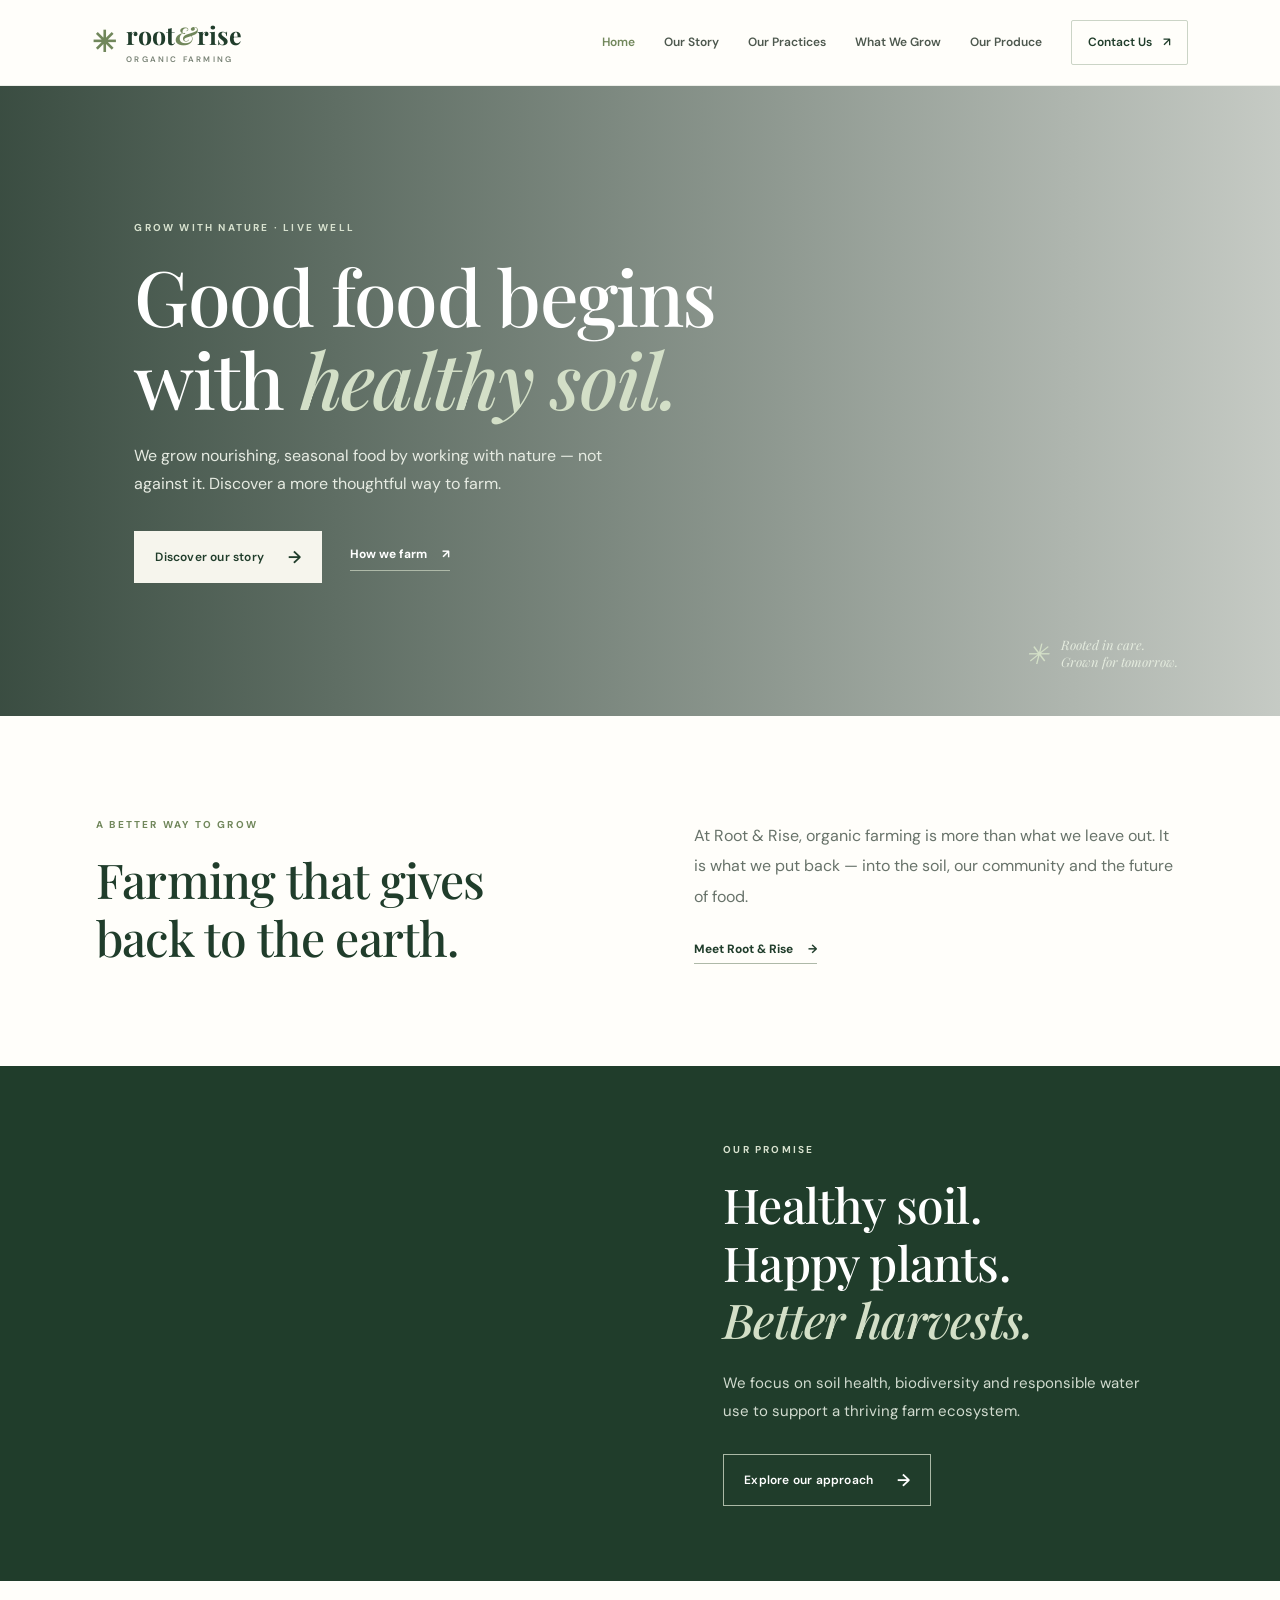
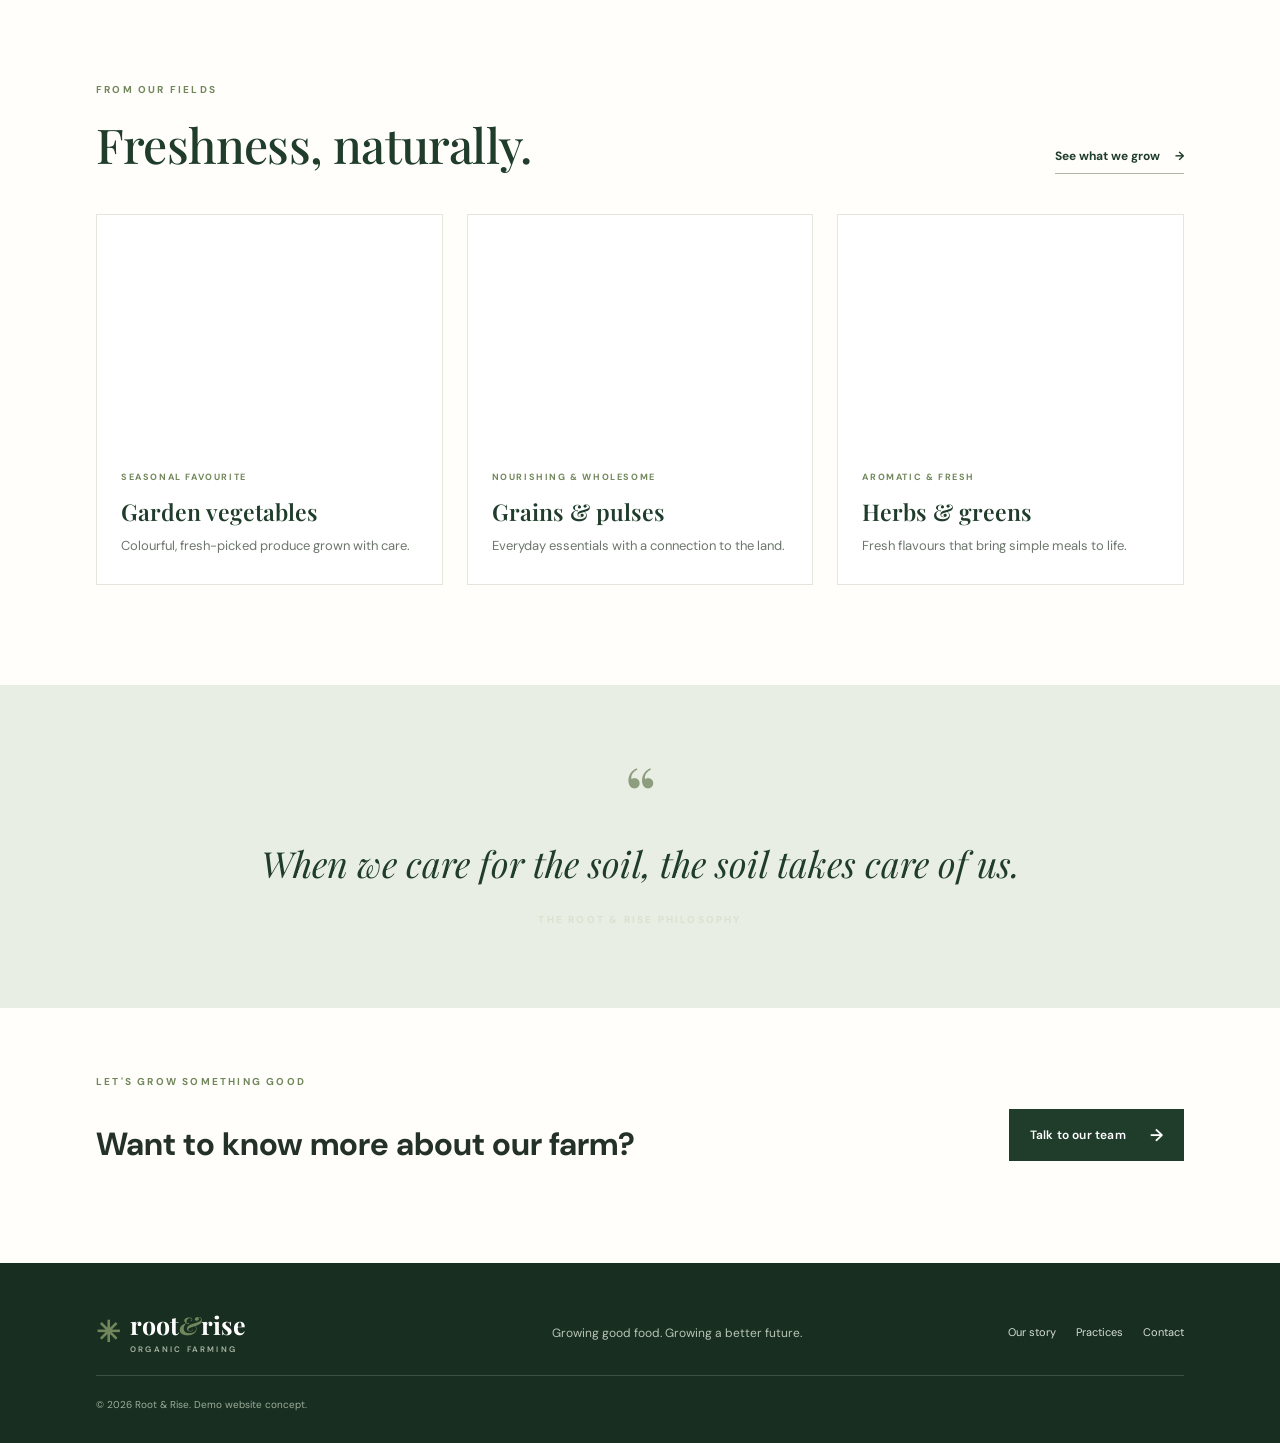
<file: root-and-rise-organic-farming-website/index.html>
<!DOCTYPE html>
<html lang="en">
<head>
  <meta charset="UTF-8"><meta name="viewport" content="width=device-width, initial-scale=1.0">
  <meta name="description" content="Root & Rise — a modern organic farming community growing healthy food and healthier soil.">
  <title>Root & Rise | Organic Farming</title><link rel="stylesheet" href="style.css">
</head>
<body>
<header class="site-header"><a class="brand" href="index.html"><span class="brand-mark">✳</span><span>root<span class="brand-amp">&</span>rise<small>ORGANIC FARMING</small></span></a>
<nav class="nav"><a class="active" href="index.html">Home</a><a href="about.html">Our Story</a><a href="practices.html">Our Practices</a><a href="crops.html">What We Grow</a><a href="products.html">Our Produce</a><a class="nav-cta" href="contact.html">Contact Us <span>↗</span></a></nav></header>
<main>
<section class="hero"><div class="hero-content"><p class="eyebrow light">GROW WITH NATURE · LIVE WELL</p><h1>Good food begins<br>with <em>healthy soil.</em></h1><p class="hero-copy">We grow nourishing, seasonal food by working with nature — not against it. Discover a more thoughtful way to farm.</p><div class="hero-actions"><a class="btn btn-light" href="about.html">Discover our story <span>→</span></a><a class="text-link light-link" href="practices.html">How we farm <span>↗</span></a></div></div><div class="hero-note"><span class="note-icon">✳</span><span>Rooted in care.<br>Grown for tomorrow.</span></div></section>
<section class="intro section wrap"><div><p class="eyebrow">A BETTER WAY TO GROW</p><h2>Farming that gives<br>back to the earth.</h2></div><div class="intro-text"><p>At Root & Rise, organic farming is more than what we leave out. It is what we put back — into the soil, our community and the future of food.</p><a class="text-link" href="about.html">Meet Root & Rise <span>→</span></a></div></section>
<section class="feature-band"><div class="feature-image image-soil"></div><div class="feature-copy"><p class="eyebrow light">OUR PROMISE</p><h2>Healthy soil.<br>Happy plants.<br><em>Better harvests.</em></h2><p>We focus on soil health, biodiversity and responsible water use to support a thriving farm ecosystem.</p><a class="btn btn-outline" href="practices.html">Explore our approach <span>→</span></a></div></section>
<section class="section wrap"><div class="section-heading"><div><p class="eyebrow">FROM OUR FIELDS</p><h2>Freshness, naturally.</h2></div><a class="text-link" href="crops.html">See what we grow <span>→</span></a></div><div class="card-grid three">
<article class="photo-card"><div class="card-photo photo-tomato"></div><div class="card-body"><span class="tag">SEASONAL FAVOURITE</span><h3>Garden vegetables</h3><p>Colourful, fresh-picked produce grown with care.</p></div></article>
<article class="photo-card"><div class="card-photo photo-grains"></div><div class="card-body"><span class="tag">NOURISHING & WHOLESOME</span><h3>Grains & pulses</h3><p>Everyday essentials with a connection to the land.</p></div></article>
<article class="photo-card"><div class="card-photo photo-herbs"></div><div class="card-body"><span class="tag">AROMATIC & FRESH</span><h3>Herbs & greens</h3><p>Fresh flavours that bring simple meals to life.</p></div></article></div></section>
<section class="quote-section"><p class="quote-mark">“</p><blockquote>When we care for the soil, the soil takes care of us.</blockquote><p class="eyebrow light">THE ROOT & RISE PHILOSOPHY</p></section>
<section class="cta-strip wrap"><div><p class="eyebrow">LET'S GROW SOMETHING GOOD</p><h2>Want to know more about our farm?</h2></div><a class="btn btn-dark" href="contact.html">Talk to our team <span>→</span></a></section>
</main><footer class="footer"><a class="brand footer-brand" href="index.html"><span class="brand-mark">✳</span><span>root<span class="brand-amp">&</span>rise<small>ORGANIC FARMING</small></span></a><p>Growing good food. Growing a better future.</p><div class="footer-links"><a href="about.html">Our story</a><a href="practices.html">Practices</a><a href="contact.html">Contact</a></div><small>© 2026 Root & Rise. Demo website concept.</small></footer>
</body></html>
</file>
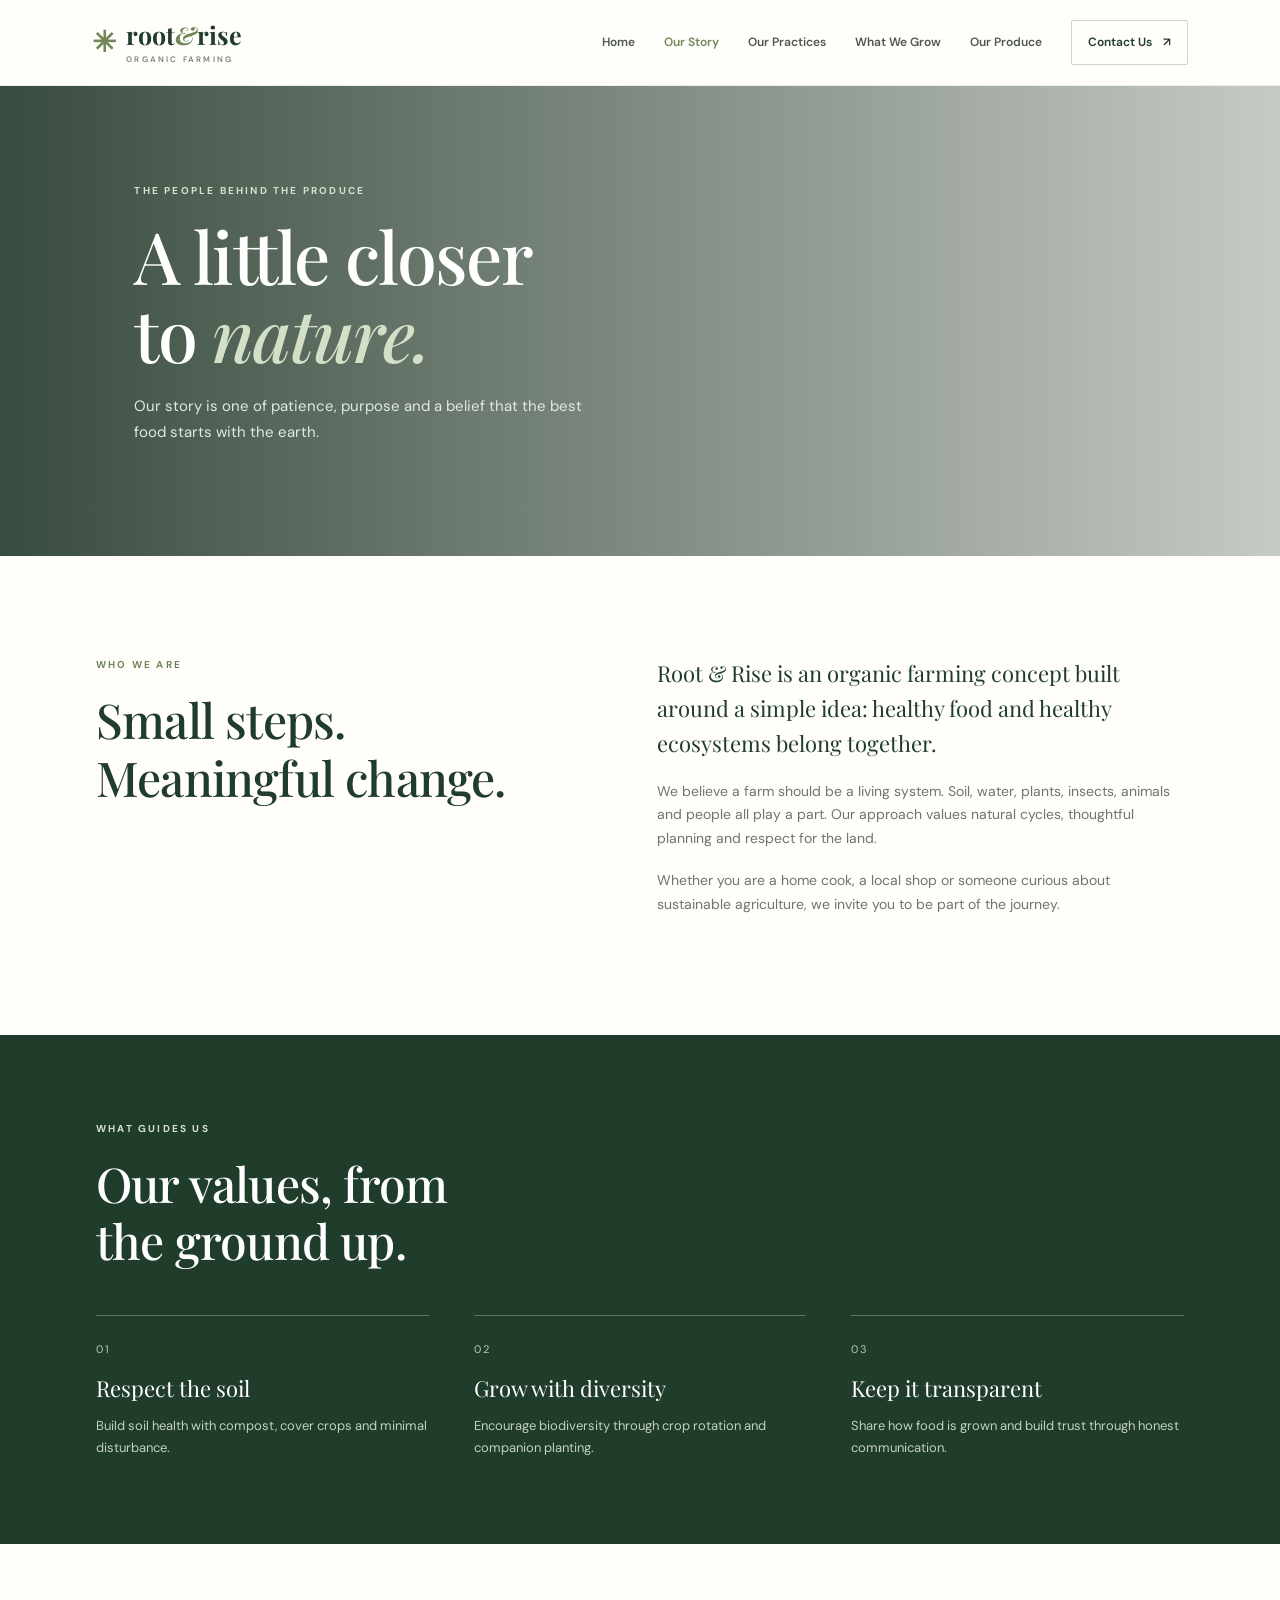
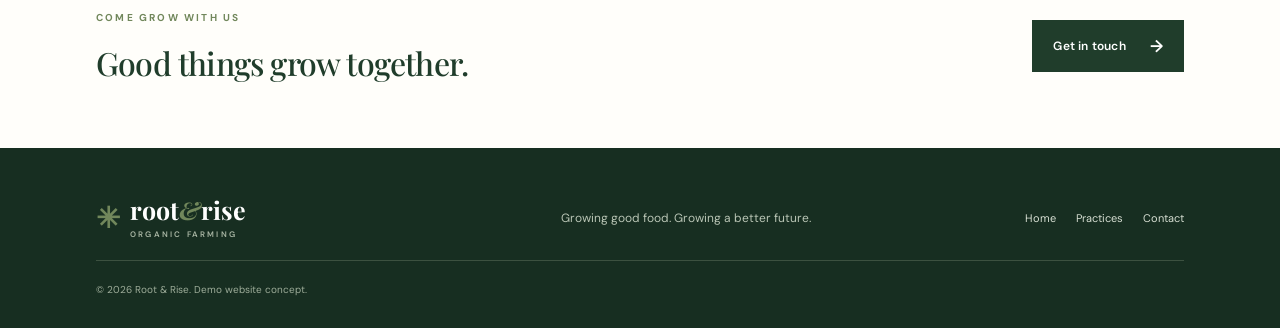
<file: root-and-rise-organic-farming-website/about.html>
<!DOCTYPE html><html lang="en"><head><meta charset="UTF-8"><meta name="viewport" content="width=device-width, initial-scale=1.0"><title>Our Story | Root & Rise</title><link rel="stylesheet" href="style.css"></head><body>
<header class="site-header"><a class="brand" href="index.html"><span class="brand-mark">✳</span><span>root<span class="brand-amp">&</span>rise<small>ORGANIC FARMING</small></span></a><nav class="nav"><a href="index.html">Home</a><a class="active" href="about.html">Our Story</a><a href="practices.html">Our Practices</a><a href="crops.html">What We Grow</a><a href="products.html">Our Produce</a><a class="nav-cta" href="contact.html">Contact Us <span>↗</span></a></nav></header>
<main><section class="page-hero about-hero"><div class="page-hero-inner"><p class="eyebrow light">THE PEOPLE BEHIND THE PRODUCE</p><h1>A little closer<br>to <em>nature.</em></h1><p>Our story is one of patience, purpose and a belief that the best food starts with the earth.</p></div></section>
<section class="section wrap split-section"><div><p class="eyebrow">WHO WE ARE</p><h2>Small steps.<br>Meaningful change.</h2></div><div class="long-copy"><p class="lead">Root & Rise is an organic farming concept built around a simple idea: healthy food and healthy ecosystems belong together.</p><p>We believe a farm should be a living system. Soil, water, plants, insects, animals and people all play a part. Our approach values natural cycles, thoughtful planning and respect for the land.</p><p>Whether you are a home cook, a local shop or someone curious about sustainable agriculture, we invite you to be part of the journey.</p></div></section>
<section class="values-section"><div class="wrap"><p class="eyebrow light">WHAT GUIDES US</p><h2>Our values, from<br>the ground up.</h2><div class="value-grid"><article><span>01</span><h3>Respect the soil</h3><p>Build soil health with compost, cover crops and minimal disturbance.</p></article><article><span>02</span><h3>Grow with diversity</h3><p>Encourage biodiversity through crop rotation and companion planting.</p></article><article><span>03</span><h3>Keep it transparent</h3><p>Share how food is grown and build trust through honest communication.</p></article></div></div></section>
<section class="section wrap cta-strip"><div><p class="eyebrow">COME GROW WITH US</p><h2>Good things grow together.</h2></div><a class="btn btn-dark" href="contact.html">Get in touch <span>→</span></a></section></main>
<footer class="footer"><a class="brand footer-brand" href="index.html"><span class="brand-mark">✳</span><span>root<span class="brand-amp">&</span>rise<small>ORGANIC FARMING</small></span></a><p>Growing good food. Growing a better future.</p><div class="footer-links"><a href="index.html">Home</a><a href="practices.html">Practices</a><a href="contact.html">Contact</a></div><small>© 2026 Root & Rise. Demo website concept.</small></footer></body></html>
</file>
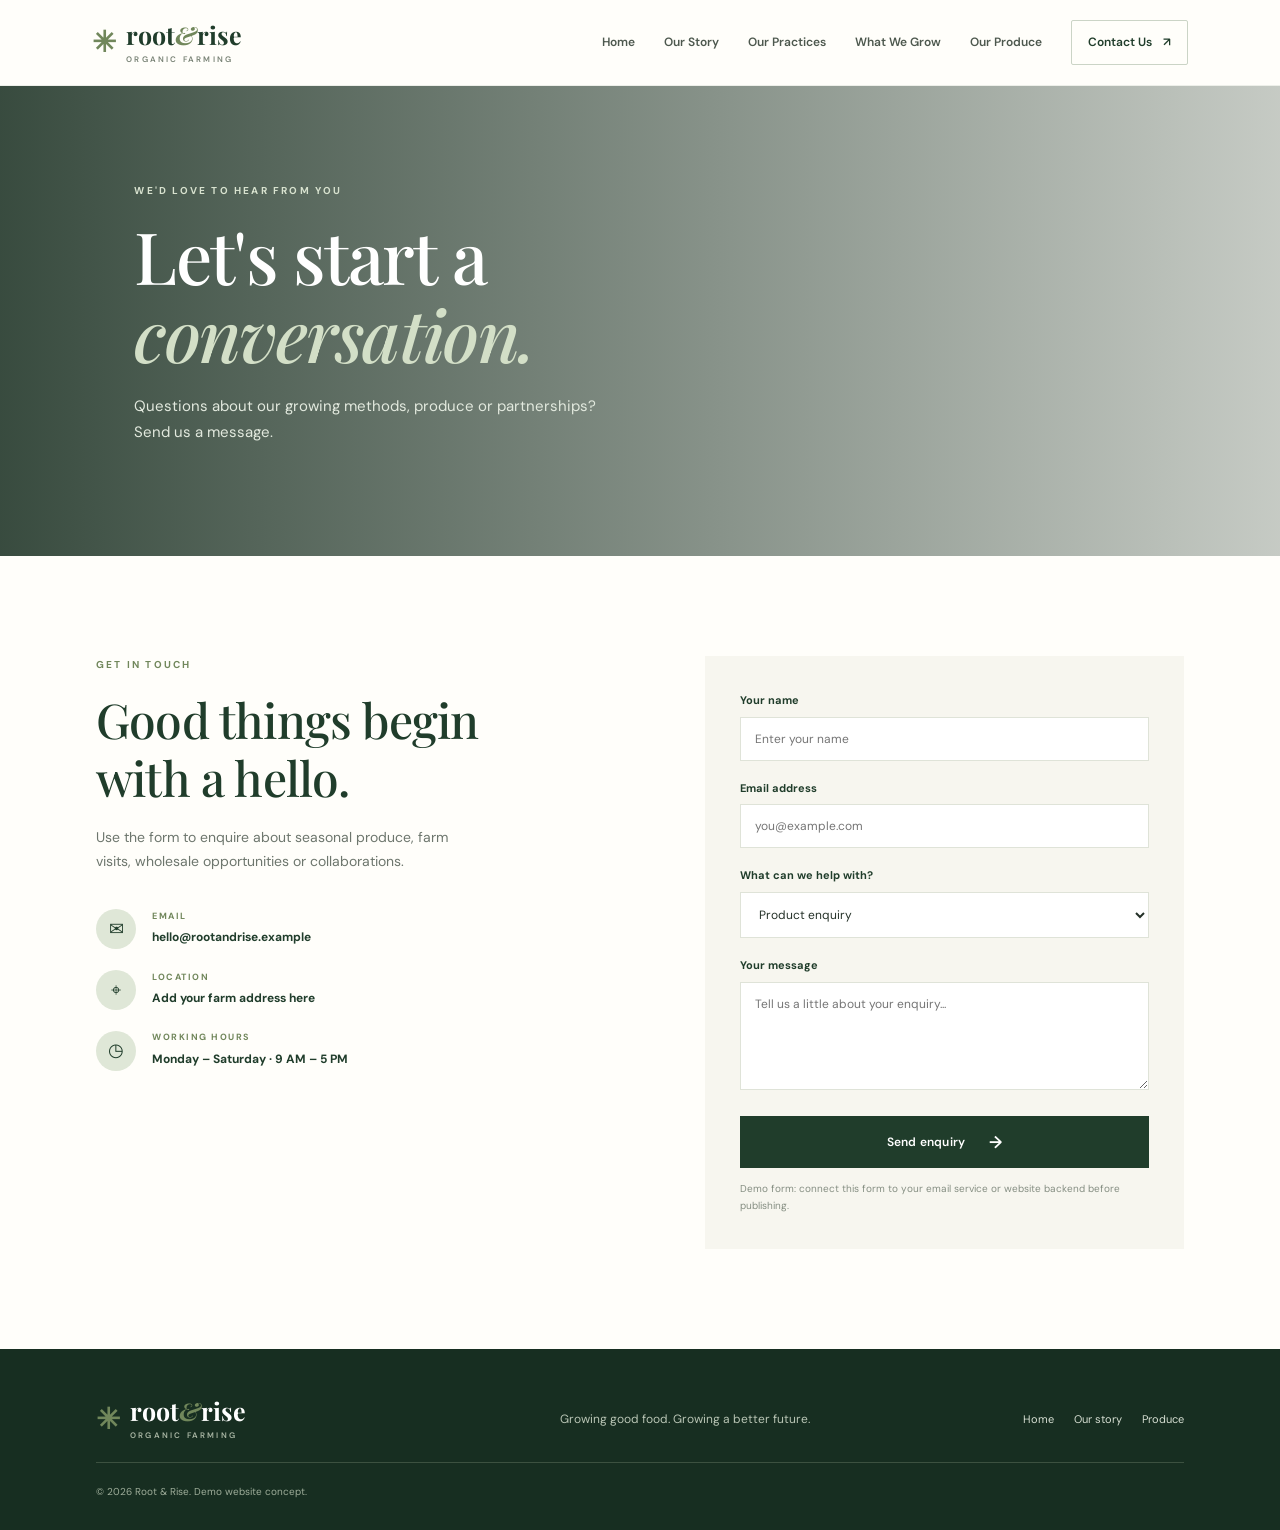
<file: root-and-rise-organic-farming-website/contact.html>
<!DOCTYPE html><html lang="en"><head><meta charset="UTF-8"><meta name="viewport" content="width=device-width, initial-scale=1.0"><title>Contact | Root & Rise</title><link rel="stylesheet" href="style.css"></head><body>
<header class="site-header"><a class="brand" href="index.html"><span class="brand-mark">✳</span><span>root<span class="brand-amp">&</span>rise<small>ORGANIC FARMING</small></span></a><nav class="nav"><a href="index.html">Home</a><a href="about.html">Our Story</a><a href="practices.html">Our Practices</a><a href="crops.html">What We Grow</a><a href="products.html">Our Produce</a><a class="nav-cta active-cta" href="contact.html">Contact Us <span>↗</span></a></nav></header>
<main><section class="page-hero contact-hero"><div class="page-hero-inner"><p class="eyebrow light">WE'D LOVE TO HEAR FROM YOU</p><h1>Let's start a<br><em>conversation.</em></h1><p>Questions about our growing methods, produce or partnerships? Send us a message.</p></div></section>
<section class="section wrap contact-layout"><div class="contact-intro"><p class="eyebrow">GET IN TOUCH</p><h2>Good things begin<br>with a hello.</h2><p>Use the form to enquire about seasonal produce, farm visits, wholesale opportunities or collaborations.</p><div class="contact-detail"><span>✉</span><div><small>EMAIL</small><strong>hello@rootandrise.example</strong></div></div><div class="contact-detail"><span>⌖</span><div><small>LOCATION</small><strong>Add your farm address here</strong></div></div><div class="contact-detail"><span>◷</span><div><small>WORKING HOURS</small><strong>Monday – Saturday · 9 AM – 5 PM</strong></div></div></div>
<form class="contact-form" action="mailto:hello@rootandrise.example" method="post" enctype="text/plain"><label for="name">Your name</label><input id="name" name="Name" type="text" placeholder="Enter your name" required><label for="email">Email address</label><input id="email" name="Email" type="email" placeholder="you@example.com" required><label for="subject">What can we help with?</label><select id="subject" name="Enquiry"><option>Product enquiry</option><option>Wholesale / bulk order</option><option>Farm visit</option><option>Partnership</option><option>Other</option></select><label for="message">Your message</label><textarea id="message" name="Message" rows="5" placeholder="Tell us a little about your enquiry..." required></textarea><button class="btn btn-dark form-button" type="submit">Send enquiry <span>→</span></button><p class="form-note">Demo form: connect this form to your email service or website backend before publishing.</p></form></section></main>
<footer class="footer"><a class="brand footer-brand" href="index.html"><span class="brand-mark">✳</span><span>root<span class="brand-amp">&</span>rise<small>ORGANIC FARMING</small></span></a><p>Growing good food. Growing a better future.</p><div class="footer-links"><a href="index.html">Home</a><a href="about.html">Our story</a><a href="products.html">Produce</a></div><small>© 2026 Root & Rise. Demo website concept.</small></footer></body></html>
</file>
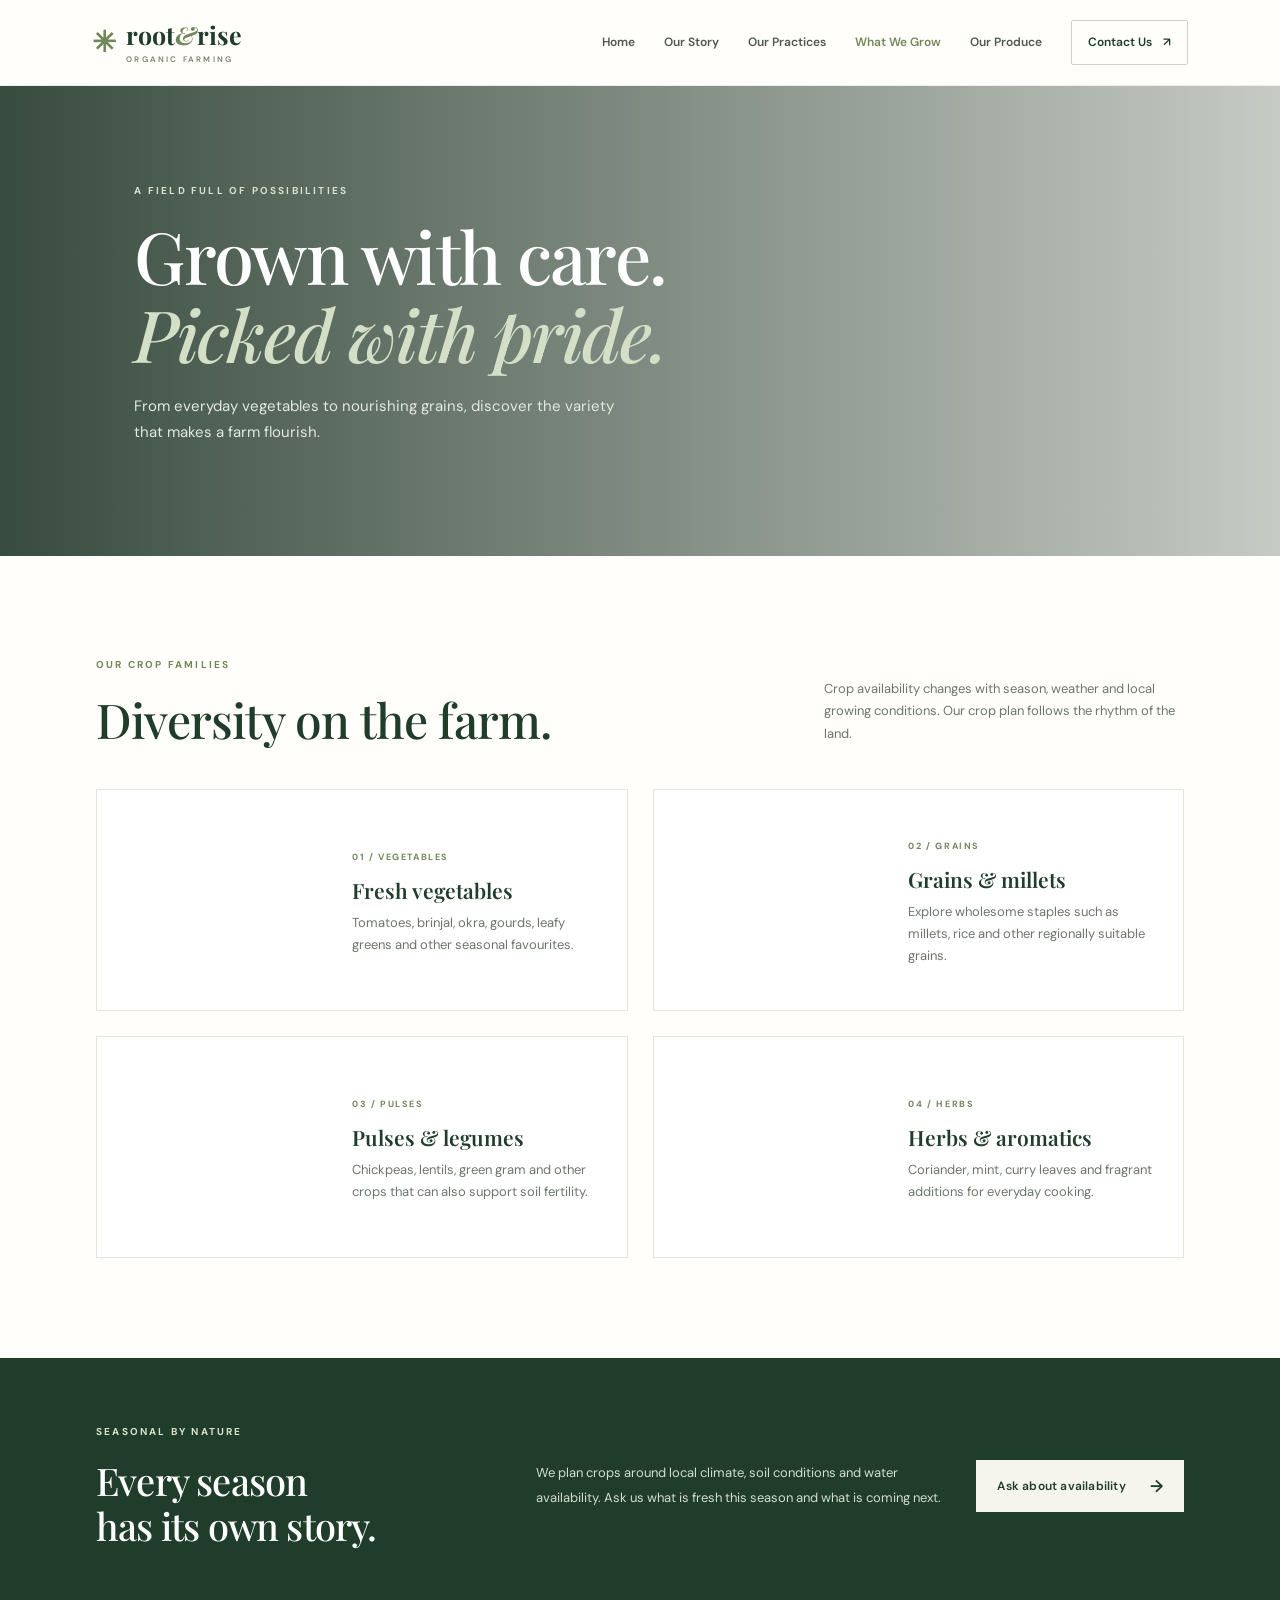
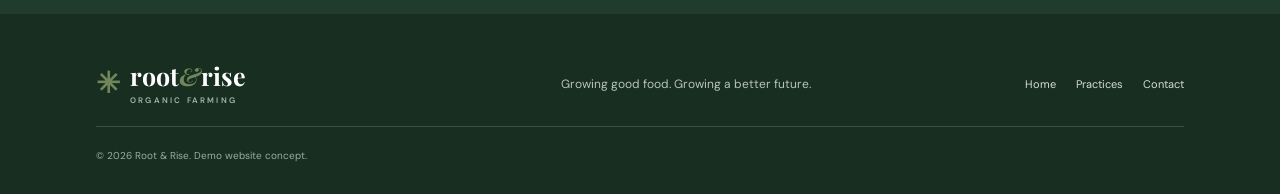
<file: root-and-rise-organic-farming-website/crops.html>
<!DOCTYPE html><html lang="en"><head><meta charset="UTF-8"><meta name="viewport" content="width=device-width, initial-scale=1.0"><title>What We Grow | Root & Rise</title><link rel="stylesheet" href="style.css"></head><body>
<header class="site-header"><a class="brand" href="index.html"><span class="brand-mark">✳</span><span>root<span class="brand-amp">&</span>rise<small>ORGANIC FARMING</small></span></a><nav class="nav"><a href="index.html">Home</a><a href="about.html">Our Story</a><a href="practices.html">Our Practices</a><a class="active" href="crops.html">What We Grow</a><a href="products.html">Our Produce</a><a class="nav-cta" href="contact.html">Contact Us <span>↗</span></a></nav></header>
<main><section class="page-hero crops-hero"><div class="page-hero-inner"><p class="eyebrow light">A FIELD FULL OF POSSIBILITIES</p><h1>Grown with care.<br><em>Picked with pride.</em></h1><p>From everyday vegetables to nourishing grains, discover the variety that makes a farm flourish.</p></div></section>
<section class="section wrap"><div class="section-heading"><div><p class="eyebrow">OUR CROP FAMILIES</p><h2>Diversity on the farm.</h2></div><p class="heading-note">Crop availability changes with season, weather and local growing conditions. Our crop plan follows the rhythm of the land.</p></div><div class="crop-grid">
<article class="crop-card"><div class="crop-photo crop-veg"></div><div class="crop-info"><span class="tag">01 / VEGETABLES</span><h3>Fresh vegetables</h3><p>Tomatoes, brinjal, okra, gourds, leafy greens and other seasonal favourites.</p></div></article>
<article class="crop-card"><div class="crop-photo crop-grain"></div><div class="crop-info"><span class="tag">02 / GRAINS</span><h3>Grains & millets</h3><p>Explore wholesome staples such as millets, rice and other regionally suitable grains.</p></div></article>
<article class="crop-card"><div class="crop-photo crop-pulse"></div><div class="crop-info"><span class="tag">03 / PULSES</span><h3>Pulses & legumes</h3><p>Chickpeas, lentils, green gram and other crops that can also support soil fertility.</p></div></article>
<article class="crop-card"><div class="crop-photo crop-herb"></div><div class="crop-info"><span class="tag">04 / HERBS</span><h3>Herbs & aromatics</h3><p>Coriander, mint, curry leaves and fragrant additions for everyday cooking.</p></div></article></div></section>
<section class="season-panel"><div class="wrap season-inner"><div><p class="eyebrow light">SEASONAL BY NATURE</p><h2>Every season<br>has its own story.</h2></div><p>We plan crops around local climate, soil conditions and water availability. Ask us what is fresh this season and what is coming next.</p><a class="btn btn-light" href="contact.html">Ask about availability <span>→</span></a></div></section></main>
<footer class="footer"><a class="brand footer-brand" href="index.html"><span class="brand-mark">✳</span><span>root<span class="brand-amp">&</span>rise<small>ORGANIC FARMING</small></span></a><p>Growing good food. Growing a better future.</p><div class="footer-links"><a href="index.html">Home</a><a href="practices.html">Practices</a><a href="contact.html">Contact</a></div><small>© 2026 Root & Rise. Demo website concept.</small></footer></body></html>
</file>
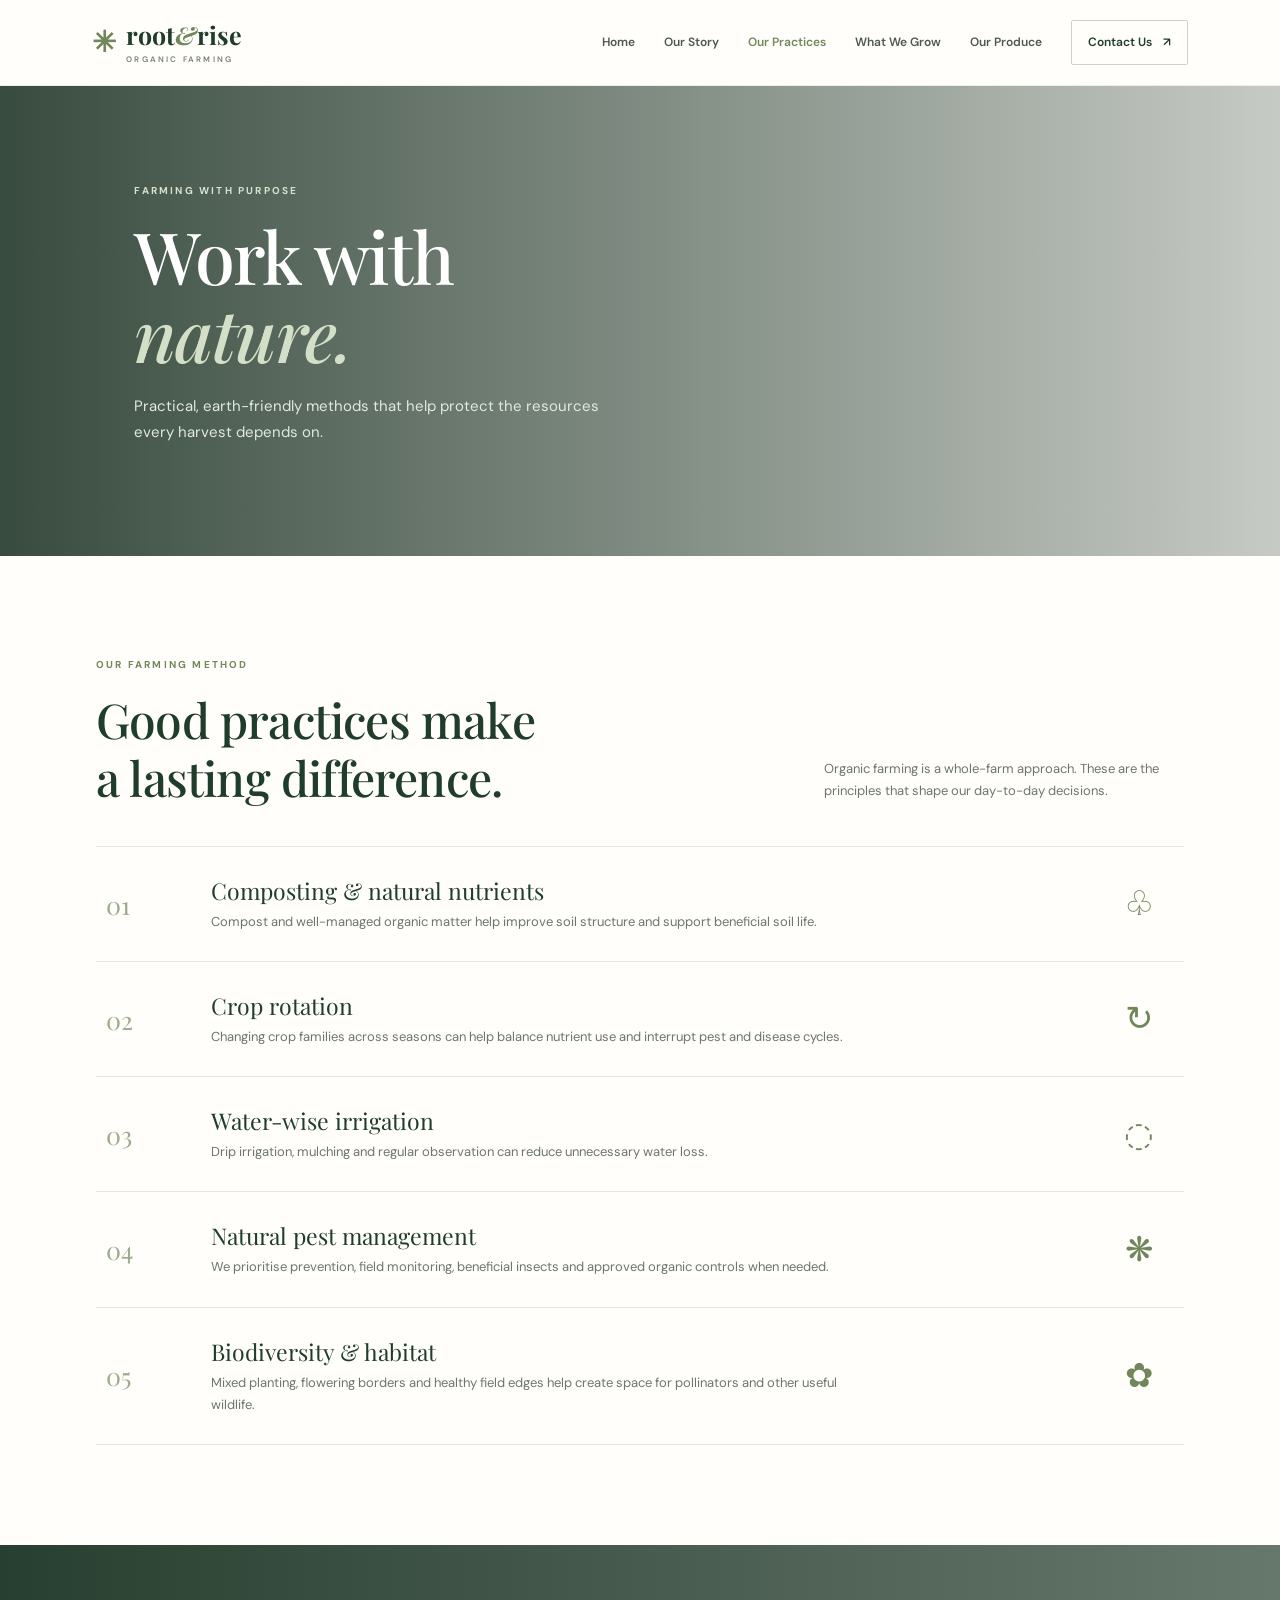
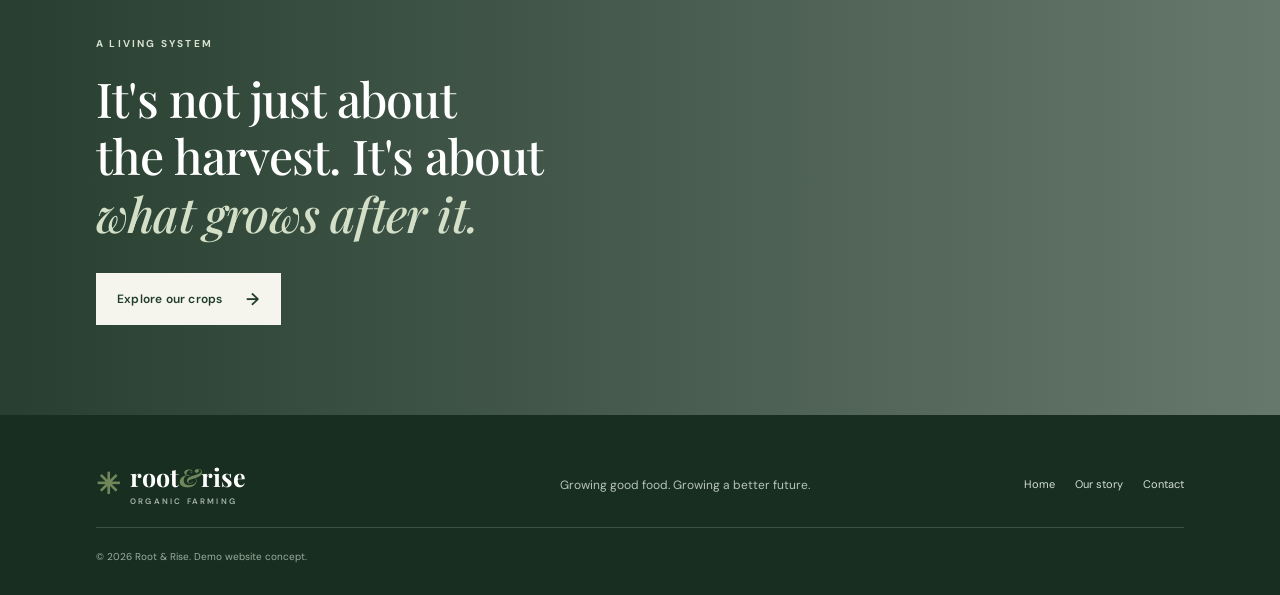
<file: root-and-rise-organic-farming-website/practices.html>
<!DOCTYPE html><html lang="en"><head><meta charset="UTF-8"><meta name="viewport" content="width=device-width, initial-scale=1.0"><title>Our Practices | Root & Rise</title><link rel="stylesheet" href="style.css"></head><body>
<header class="site-header"><a class="brand" href="index.html"><span class="brand-mark">✳</span><span>root<span class="brand-amp">&</span>rise<small>ORGANIC FARMING</small></span></a><nav class="nav"><a href="index.html">Home</a><a href="about.html">Our Story</a><a class="active" href="practices.html">Our Practices</a><a href="crops.html">What We Grow</a><a href="products.html">Our Produce</a><a class="nav-cta" href="contact.html">Contact Us <span>↗</span></a></nav></header>
<main><section class="page-hero practice-hero"><div class="page-hero-inner"><p class="eyebrow light">FARMING WITH PURPOSE</p><h1>Work with<br><em>nature.</em></h1><p>Practical, earth-friendly methods that help protect the resources every harvest depends on.</p></div></section>
<section class="section wrap"><div class="section-heading"><div><p class="eyebrow">OUR FARMING METHOD</p><h2>Good practices make<br>a lasting difference.</h2></div><p class="heading-note">Organic farming is a whole-farm approach. These are the principles that shape our day-to-day decisions.</p></div>
<div class="practice-list"><article><div class="practice-number">01</div><div><h3>Composting & natural nutrients</h3><p>Compost and well-managed organic matter help improve soil structure and support beneficial soil life.</p></div><div class="practice-icon">♧</div></article><article><div class="practice-number">02</div><div><h3>Crop rotation</h3><p>Changing crop families across seasons can help balance nutrient use and interrupt pest and disease cycles.</p></div><div class="practice-icon">↻</div></article><article><div class="practice-number">03</div><div><h3>Water-wise irrigation</h3><p>Drip irrigation, mulching and regular observation can reduce unnecessary water loss.</p></div><div class="practice-icon">◌</div></article><article><div class="practice-number">04</div><div><h3>Natural pest management</h3><p>We prioritise prevention, field monitoring, beneficial insects and approved organic controls when needed.</p></div><div class="practice-icon">❋</div></article><article><div class="practice-number">05</div><div><h3>Biodiversity & habitat</h3><p>Mixed planting, flowering borders and healthy field edges help create space for pollinators and other useful wildlife.</p></div><div class="practice-icon">✿</div></article></div></section>
<section class="dark-callout"><div class="wrap callout-inner"><p class="eyebrow light">A LIVING SYSTEM</p><h2>It's not just about<br>the harvest. It's about<br><em>what grows after it.</em></h2><a class="btn btn-light" href="crops.html">Explore our crops <span>→</span></a></div></section></main>
<footer class="footer"><a class="brand footer-brand" href="index.html"><span class="brand-mark">✳</span><span>root<span class="brand-amp">&</span>rise<small>ORGANIC FARMING</small></span></a><p>Growing good food. Growing a better future.</p><div class="footer-links"><a href="index.html">Home</a><a href="about.html">Our story</a><a href="contact.html">Contact</a></div><small>© 2026 Root & Rise. Demo website concept.</small></footer></body></html>
</file>
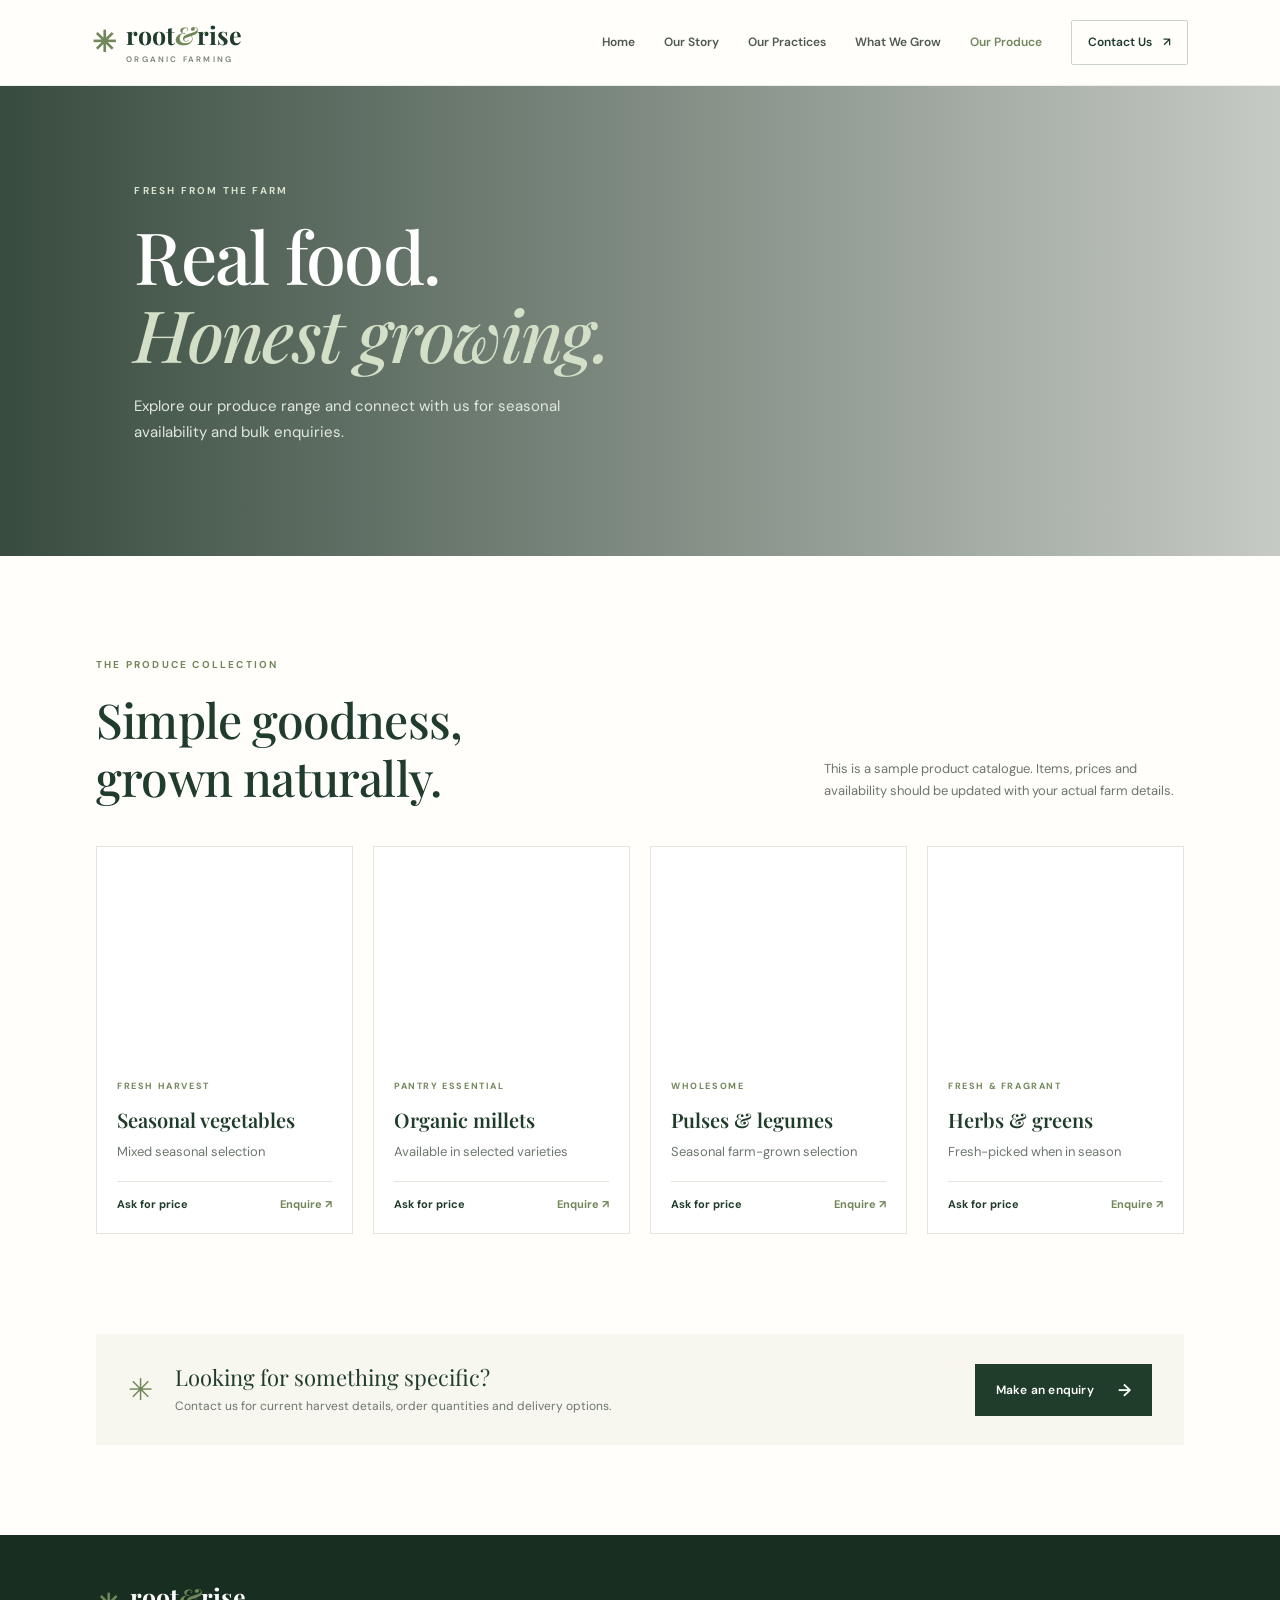
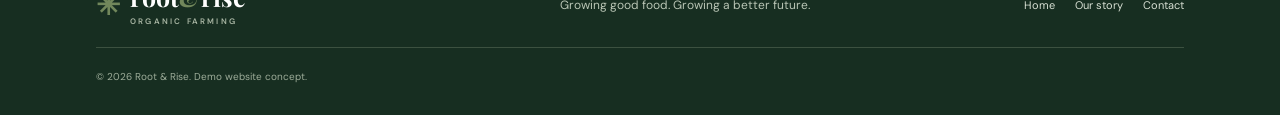
<file: root-and-rise-organic-farming-website/products.html>
<!DOCTYPE html><html lang="en"><head><meta charset="UTF-8"><meta name="viewport" content="width=device-width, initial-scale=1.0"><title>Our Produce | Root & Rise</title><link rel="stylesheet" href="style.css"></head><body>
<header class="site-header"><a class="brand" href="index.html"><span class="brand-mark">✳</span><span>root<span class="brand-amp">&</span>rise<small>ORGANIC FARMING</small></span></a><nav class="nav"><a href="index.html">Home</a><a href="about.html">Our Story</a><a href="practices.html">Our Practices</a><a href="crops.html">What We Grow</a><a class="active" href="products.html">Our Produce</a><a class="nav-cta" href="contact.html">Contact Us <span>↗</span></a></nav></header>
<main><section class="page-hero produce-hero"><div class="page-hero-inner"><p class="eyebrow light">FRESH FROM THE FARM</p><h1>Real food.<br><em>Honest growing.</em></h1><p>Explore our produce range and connect with us for seasonal availability and bulk enquiries.</p></div></section>
<section class="section wrap"><div class="section-heading"><div><p class="eyebrow">THE PRODUCE COLLECTION</p><h2>Simple goodness,<br>grown naturally.</h2></div><p class="heading-note">This is a sample product catalogue. Items, prices and availability should be updated with your actual farm details.</p></div><div class="product-grid">
<article class="product-card"><div class="product-photo product-one"></div><div class="product-details"><span class="tag">FRESH HARVEST</span><h3>Seasonal vegetables</h3><p>Mixed seasonal selection</p><div class="product-bottom"><strong>Ask for price</strong><a href="contact.html">Enquire ↗</a></div></div></article>
<article class="product-card"><div class="product-photo product-two"></div><div class="product-details"><span class="tag">PANTRY ESSENTIAL</span><h3>Organic millets</h3><p>Available in selected varieties</p><div class="product-bottom"><strong>Ask for price</strong><a href="contact.html">Enquire ↗</a></div></div></article>
<article class="product-card"><div class="product-photo product-three"></div><div class="product-details"><span class="tag">WHOLESOME</span><h3>Pulses & legumes</h3><p>Seasonal farm-grown selection</p><div class="product-bottom"><strong>Ask for price</strong><a href="contact.html">Enquire ↗</a></div></div></article>
<article class="product-card"><div class="product-photo product-four"></div><div class="product-details"><span class="tag">FRESH & FRAGRANT</span><h3>Herbs & greens</h3><p>Fresh-picked when in season</p><div class="product-bottom"><strong>Ask for price</strong><a href="contact.html">Enquire ↗</a></div></div></article></div></section>
<section class="product-note wrap"><span class="note-symbol">✳</span><div><h3>Looking for something specific?</h3><p>Contact us for current harvest details, order quantities and delivery options.</p></div><a class="btn btn-dark" href="contact.html">Make an enquiry <span>→</span></a></section></main>
<footer class="footer"><a class="brand footer-brand" href="index.html"><span class="brand-mark">✳</span><span>root<span class="brand-amp">&</span>rise<small>ORGANIC FARMING</small></span></a><p>Growing good food. Growing a better future.</p><div class="footer-links"><a href="index.html">Home</a><a href="about.html">Our story</a><a href="contact.html">Contact</a></div><small>© 2026 Root & Rise. Demo website concept.</small></footer></body></html>
</file>
<file: root-and-rise-organic-farming-website/style.css>
@import url('https://fonts.googleapis.com/css2?family=DM+Sans:wght@400;500;600;700&family=Playfair+Display:ital,wght@0,500;0,600;0,700;1,500;1,600&display=swap');
:root{--forest:#203d2b;--deep:#172e21;--leaf:#71875b;--sage:#dfe7d7;--cream:#f7f6ef;--paper:#fffefa;--ink:#243128;--muted:#6d766d;--line:#e4e6dc;--serif:'Playfair Display',Georgia,serif;--sans:'DM Sans',Arial,sans-serif}
*{box-sizing:border-box}html{scroll-behavior:smooth}body{margin:0;background:var(--paper);color:var(--ink);font-family:var(--sans);font-size:15px;line-height:1.7}a{color:inherit;text-decoration:none}.site-header{height:86px;padding:0 7.2%;display:flex;align-items:center;justify-content:space-between;background:var(--paper);position:relative;z-index:2;border-bottom:1px solid rgba(32,61,43,.08)}.brand{display:flex;align-items:center;gap:10px;color:var(--forest);font-family:var(--serif);font-size:25px;font-weight:700;line-height:1}.brand-mark{font-family:var(--sans);font-size:29px;color:var(--leaf)}.brand-amp{color:var(--leaf);font-style:italic}.brand small{display:block;font:600 8px var(--sans);letter-spacing:2.2px;margin-top:7px;color:#788275}.nav{display:flex;align-items:center;gap:29px;font-size:12px;font-weight:600;color:#4d584e}.nav>a{transition:.2s}.nav>a:hover,.nav>a.active{color:var(--leaf)}.nav-cta{border:1px solid #cbd4c6;padding:11px 16px;border-radius:2px;color:var(--forest)!important}.nav-cta span{padding-left:8px}.hero{min-height:630px;background:linear-gradient(90deg,rgba(15,38,25,.82),rgba(15,38,25,.24)),url('https://images.unsplash.com/photo-1500382017468-9049fed747ef?auto=format&fit=crop&w=2000&q=85') center/cover;position:relative;display:flex;align-items:center;padding:70px 10.5%;color:white}.hero-content{max-width:650px}.eyebrow{font-size:10px;letter-spacing:2.2px;font-weight:700;color:var(--leaf);margin:0 0 18px}.eyebrow.light{color:#d8e2cf}.hero h1,.page-hero h1{font:500 clamp(48px,6vw,78px)/1.08 var(--serif);letter-spacing:-1.7px;margin:0 0 22px}.hero h1 em,.page-hero h1 em,.feature-copy h2 em,.callout-inner h2 em{color:#d3dfc7;font-weight:500}.hero-copy{max-width:480px;color:#e6ebe2;font-size:16px;line-height:1.8}.hero-actions{display:flex;align-items:center;gap:28px;margin-top:32px}.btn{display:inline-flex;align-items:center;justify-content:center;gap:24px;padding:14px 20px;font:600 12px var(--sans);letter-spacing:.2px;border:1px solid transparent;transition:.2s;cursor:pointer}.btn span{font-size:17px}.btn-light{background:#f6f5ed;color:var(--forest)}.btn-light:hover{background:#dfe7d7}.btn-dark{background:var(--forest);color:white}.btn-dark:hover{background:#34563b}.btn-outline{border-color:#aab9a6;color:white}.btn-outline:hover{background:white;color:var(--forest)}.text-link{font-size:12px;font-weight:700;color:var(--forest);border-bottom:1px solid #aeb9a8;padding-bottom:6px}.text-link span{padding-left:12px}.light-link{color:white;border-color:#aeb9a8}.hero-note{position:absolute;right:8%;bottom:45px;display:flex;gap:13px;align-items:center;font:italic 13px var(--serif);color:#e5ecdf}.note-icon{font-size:28px;color:#d3dfc7}.wrap{width:min(1120px,85%);margin-inline:auto}.section{padding-top:100px;padding-bottom:100px}.intro{display:grid;grid-template-columns:1fr 1fr;gap:10%;align-items:center}.section h2,.intro h2,.feature-copy h2,.values-section h2,.callout-inner h2,.season-inner h2,.contact-intro h2{font:500 clamp(34px,4vw,48px)/1.2 var(--serif);letter-spacing:-.8px;margin:0;color:var(--forest)}.intro-text p{font-size:16px;color:#68736a;line-height:1.9;margin:0 0 24px}.feature-band{display:grid;grid-template-columns:1fr 1fr;min-height:510px;background:var(--forest)}.feature-image{background:url('https://images.unsplash.com/photo-1592982537447-6f2a6a0a0c8b?auto=format&fit=crop&w=1200&q=85') center/cover;min-height:510px}.feature-copy{padding:75px 13%;color:white;align-self:center}.feature-copy h2{color:white;margin-bottom:20px}.feature-copy p:not(.eyebrow){color:#d1dbcf;max-width:420px;line-height:1.9;margin-bottom:28px}.section-heading{display:flex;justify-content:space-between;align-items:end;gap:35px;margin-bottom:40px}.section-heading h2{margin:0}.heading-note{max-width:360px;color:var(--muted);font-size:13px;margin:0 0 4px}.card-grid{display:grid;gap:24px}.three{grid-template-columns:repeat(3,1fr)}.photo-card{background:#fff;border:1px solid var(--line)}.card-photo{height:225px;background-size:cover;background-position:center}.photo-tomato{background-image:url('https://images.unsplash.com/photo-1546094096-0df4bcaaa337?auto=format&fit=crop&w=900&q=80')}.photo-grains{background-image:url('https://images.unsplash.com/photo-1501436513145-30f24e19fcc4?auto=format&fit=crop&w=900&q=80')}.photo-herbs{background-image:url('https://images.unsplash.com/photo-1464226184884-fa280b87c399?auto=format&fit=crop&w=900&q=80')}.card-body{padding:23px 24px 27px}.tag{font-size:9px;letter-spacing:1.6px;color:var(--leaf);font-weight:700}.card-body h3,.crop-info h3,.product-details h3{font:600 23px var(--serif);color:var(--forest);margin:8px 0}.card-body p,.crop-info p,.product-details p{font-size:13px;color:var(--muted);margin:0;line-height:1.7}.quote-section{padding:80px 20px;text-align:center;background:#e9eee4;color:var(--forest)}.quote-mark{font:80px/.7 var(--serif);margin:0;color:#8c9e7d}.quote-section blockquote{font:italic clamp(25px,3vw,36px) var(--serif);margin:18px auto 24px;max-width:760px}.quote-section .eyebrow{margin:0}.cta-strip{display:flex;align-items:center;justify-content:space-between;gap:25px;padding-top:65px;padding-bottom:65px}.cta-strip h2{font-size:32px}.footer{background:#172e21;color:#d7dfd3;padding:48px 7.5% 30px;display:grid;grid-template-columns:1fr 1fr auto;align-items:center;gap:20px}.footer-brand{color:white}.footer-brand small{color:#a9b6a4}.footer p{font-size:12px;color:#b9c5b5}.footer-links{display:flex;gap:20px;font-size:11px}.footer>small{grid-column:1/-1;border-top:1px solid #3c5140;padding-top:20px;color:#9ead9a;font-size:10px}
.page-hero{min-height:470px;display:flex;align-items:center;padding:70px 10.5%;background-size:cover;background-position:center;color:white;position:relative}.page-hero:before{content:'';position:absolute;inset:0;background:linear-gradient(90deg,rgba(16,39,25,.83),rgba(16,39,25,.24))}.page-hero-inner{position:relative;max-width:650px}.page-hero h1{font-size:clamp(48px,6vw,72px)}.page-hero-inner>p:last-child{max-width:480px;color:#e2e9de;font-size:15px}.about-hero{background-image:url('https://images.unsplash.com/photo-1472396961693-142e6e269027?auto=format&fit=crop&w=1800&q=85')}.practice-hero{background-image:url('https://images.unsplash.com/photo-1500382017468-9049fed747ef?auto=format&fit=crop&w=1800&q=85')}.crops-hero{background-image:url('https://images.unsplash.com/photo-1500937386664-56d1dfef3854?auto=format&fit=crop&w=1800&q=85')}.produce-hero{background-image:url('https://images.unsplash.com/photo-1542838132-92c53300491e?auto=format&fit=crop&w=1800&q=85')}.contact-hero{background-image:url('https://images.unsplash.com/photo-1492496913980-501348b61469?auto=format&fit=crop&w=1800&q=85')}.split-section{display:grid;grid-template-columns:.9fr 1.1fr;gap:12%;align-items:start}.long-copy{color:var(--muted);font-size:14px}.long-copy p{margin:0 0 18px}.long-copy .lead{font:22px/1.6 var(--serif);color:var(--forest)}.values-section{background:var(--forest);padding:85px 0;color:white}.values-section h2{color:white;margin-bottom:45px}.value-grid{display:grid;grid-template-columns:repeat(3,1fr);gap:45px}.value-grid article{border-top:1px solid #60715e;padding-top:20px}.value-grid article span{font-size:11px;color:#b8c9aa;letter-spacing:2px}.value-grid h3{font:22px var(--serif);margin:12px 0}.value-grid p{font-size:13px;color:#c3d0c0;margin:0}.practice-list{border-top:1px solid var(--line)}.practice-list article{display:grid;grid-template-columns:80px 1fr 70px;gap:25px;align-items:center;padding:28px 10px;border-bottom:1px solid var(--line)}.practice-number{font:25px var(--serif);color:#9bab8d}.practice-list h3{font:23px var(--serif);color:var(--forest);margin:0 0 5px}.practice-list p{font-size:13px;color:var(--muted);margin:0;max-width:650px}.practice-icon{font-size:34px;color:var(--leaf);text-align:center}.dark-callout{background:linear-gradient(90deg,rgba(21,47,31,.92),rgba(21,47,31,.65)),url('https://images.unsplash.com/photo-1500382017468-9049fed747ef?auto=format&fit=crop&w=1800&q=80') center/cover;padding:90px 0}.callout-inner h2{color:white;margin-bottom:30px}.crop-grid{display:grid;grid-template-columns:repeat(2,1fr);gap:25px}.crop-card{display:grid;grid-template-columns:44% 1fr;border:1px solid var(--line);background:white}.crop-photo{min-height:220px;background-size:cover;background-position:center}.crop-veg{background-image:url('https://images.unsplash.com/photo-1540420773420-3366772f4999?auto=format&fit=crop&w=900&q=80')}.crop-grain{background-image:url('https://images.unsplash.com/photo-1574323347407-f5e1ad6d020b?auto=format&fit=crop&w=900&q=80')}.crop-pulse{background-image:url('https://images.unsplash.com/photo-1501436513145-30f24e19fcc4?auto=format&fit=crop&w=900&q=80')}.crop-herb{background-image:url('https://images.unsplash.com/photo-1464226184884-fa280b87c399?auto=format&fit=crop&w=900&q=80')}.crop-info{padding:25px 22px;align-self:center}.crop-info h3{font-size:21px}.season-panel{background:var(--forest);padding:65px 0}.season-inner{display:grid;grid-template-columns:1fr 1fr auto;gap:35px;align-items:center}.season-inner h2{color:white;font-size:38px}.season-inner>p{color:#d2ddce;font-size:13px;line-height:1.9}.product-grid{display:grid;grid-template-columns:repeat(4,1fr);gap:20px}.product-card{border:1px solid var(--line);background:white}.product-photo{height:205px;background-size:cover;background-position:center}.product-one{background-image:url('https://images.unsplash.com/photo-1540420773420-3366772f4999?auto=format&fit=crop&w=800&q=80')}.product-two{background-image:url('https://images.unsplash.com/photo-1501436513145-30f24e19fcc4?auto=format&fit=crop&w=800&q=80')}.product-three{background-image:url('https://images.unsplash.com/photo-1501436513145-30f24e19fcc4?auto=format&fit=crop&w=800&q=80')}.product-four{background-image:url('https://images.unsplash.com/photo-1464226184884-fa280b87c399?auto=format&fit=crop&w=800&q=80')}.product-details{padding:20px}.product-details h3{font-size:20px}.product-bottom{display:flex;justify-content:space-between;align-items:center;border-top:1px solid var(--line);margin-top:18px;padding-top:13px;font-size:11px}.product-bottom strong{color:var(--forest)}.product-bottom a{color:var(--leaf);font-weight:700}.product-note{display:flex;align-items:center;gap:22px;padding:28px 32px;margin-bottom:90px;background:var(--cream)}.note-symbol{font-size:30px;color:var(--leaf)}.product-note h3{font:22px var(--serif);color:var(--forest);margin:0 0 4px}.product-note p{font-size:12px;color:var(--muted);margin:0}.product-note .btn{margin-left:auto;white-space:nowrap}.contact-layout{display:grid;grid-template-columns:1fr 1fr;gap:12%;align-items:start}.contact-intro>p:not(.eyebrow){color:var(--muted);font-size:14px;max-width:390px;margin:20px 0 35px}.contact-detail{display:flex;align-items:center;gap:16px;margin:20px 0}.contact-detail>span{width:40px;height:40px;border-radius:50%;background:var(--sage);display:grid;place-items:center;color:var(--forest);font-size:18px}.contact-detail small{display:block;font-size:9px;letter-spacing:1.5px;color:var(--leaf);font-weight:700}.contact-detail strong{font-size:12px;color:var(--forest)}.contact-form{background:var(--cream);padding:35px}.contact-form label{display:block;font-size:11px;font-weight:700;color:var(--forest);margin:0 0 7px}.contact-form input,.contact-form select,.contact-form textarea{width:100%;padding:13px 14px;border:1px solid #dfe3d8;background:white;font:12px var(--sans);color:var(--ink);margin-bottom:18px;outline:none}.contact-form input:focus,.contact-form select:focus,.contact-form textarea:focus{border-color:var(--leaf)}.contact-form textarea{resize:vertical}.form-button{width:100%}.form-note{font-size:10px;color:#858e82;margin:12px 0 0}
@media(max-width:900px){.site-header{height:auto;padding:20px 5%;align-items:flex-start;gap:18px;flex-direction:column}.nav{width:100%;gap:18px;flex-wrap:wrap}.hero{min-height:560px;padding:65px 8%}.wrap{width:88%}.feature-copy{padding:55px 9%}.product-grid{grid-template-columns:repeat(2,1fr)}.season-inner{grid-template-columns:1fr 1fr}.season-inner .btn{grid-column:1/-1;justify-self:start}.footer{grid-template-columns:1fr 1fr}.footer-links{grid-column:1/-1}.footer>small{grid-column:1/-1}}
@media(max-width:600px){.site-header{padding:17px 6%}.nav{gap:12px 17px;font-size:11px}.nav-cta{padding:7px 10px}.hero{min-height:590px;padding:55px 7%}.hero h1,.page-hero h1{font-size:49px}.hero-note{right:7%;bottom:22px}.hero-actions{align-items:flex-start;flex-direction:column;gap:18px}.section{padding-top:70px;padding-bottom:70px}.intro,.split-section,.contact-layout{grid-template-columns:1fr;gap:25px}.feature-band{grid-template-columns:1fr}.feature-image{min-height:280px}.feature-copy{padding:55px 8%}.section-heading{align-items:flex-start;flex-direction:column;gap:18px}.three,.value-grid,.crop-grid{grid-template-columns:1fr}.crop-card{grid-template-columns:38% 1fr}.crop-photo{min-height:200px}.practice-list article{grid-template-columns:42px 1fr;gap:14px}.practice-icon{display:none}.season-inner{grid-template-columns:1fr;gap:18px}.season-inner .btn{grid-column:auto}.product-grid{grid-template-columns:1fr 1fr;gap:12px}.product-photo{height:140px}.product-details{padding:14px}.product-details h3{font-size:17px}.product-note{flex-wrap:wrap;margin-bottom:60px;padding:22px}.product-note .btn{margin-left:0}.contact-form{padding:23px}.page-hero{min-height:420px;padding:55px 7%}.footer{grid-template-columns:1fr;gap:10px;padding:40px 7%}.footer-links{grid-column:auto;flex-wrap:wrap}.footer>small{grid-column:auto}.cta-strip{align-items:flex-start;flex-direction:column}.cta-strip h2{font-size:28px}}
</file>
